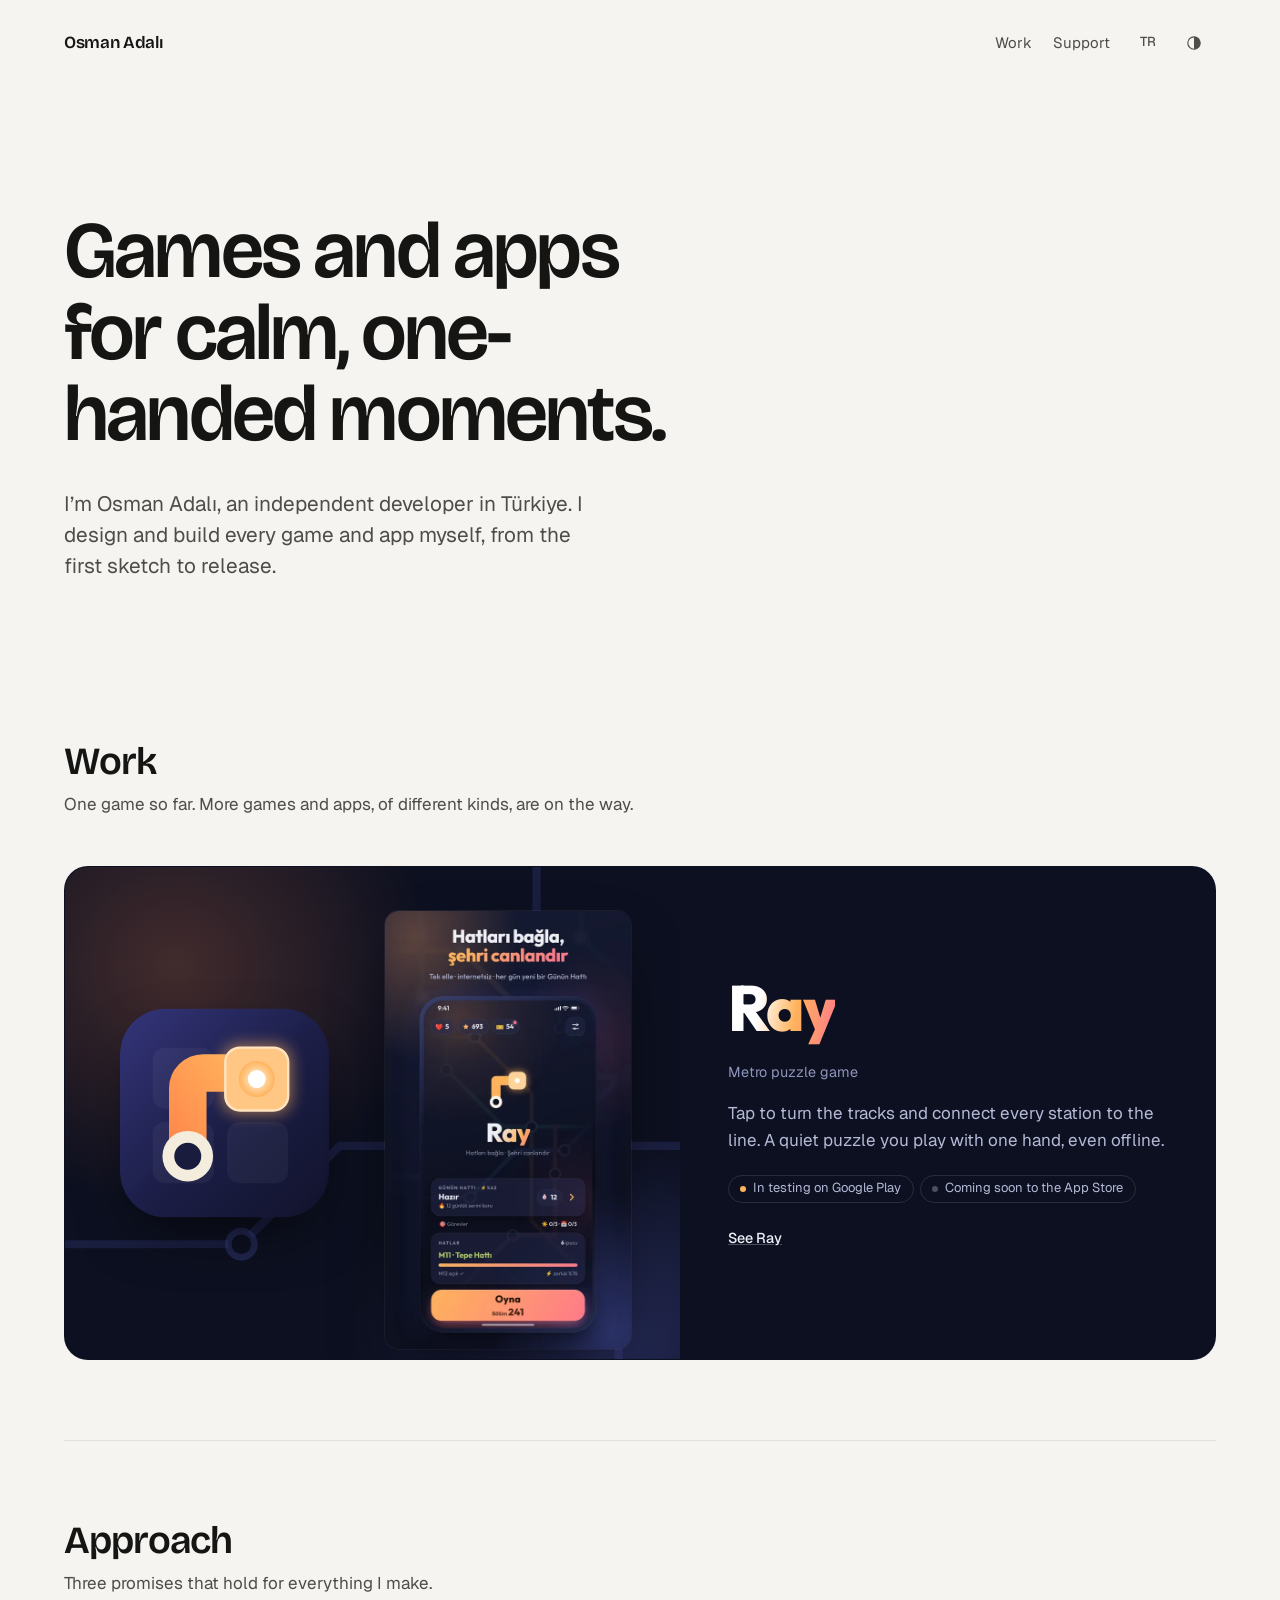
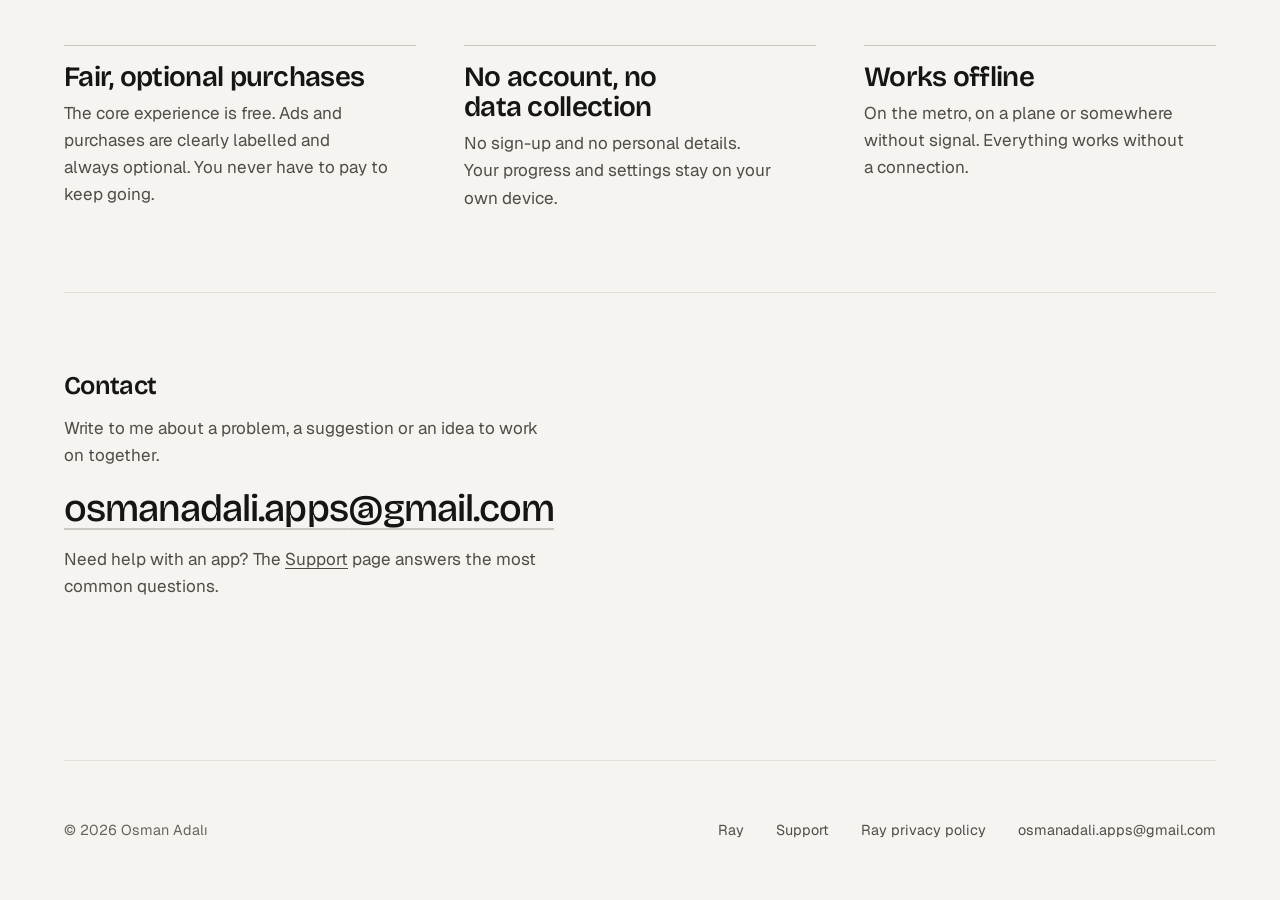
<file: index.html>
<!doctype html>
<html lang="tr">
<head>
  <meta charset="utf-8">
  <meta name="viewport" content="width=device-width, initial-scale=1, viewport-fit=cover">
  <title data-en="Osman Adalı · Games and apps">Osman Adalı · Oyunlar ve uygulamalar</title>
  <meta name="description" content="Osman Adalı, Türkiye’de bağımsız mobil oyun ve uygulama geliştiricisi. Tek elle, sakin anlar için oyunlar ve uygulamalar." data-attr="content" data-en="Osman Adalı is an independent mobile game and app developer in Türkiye. Games and apps for calm, one-handed moments.">
  <meta name="theme-color" content="#f5f4f1">
  <link rel="canonical" href="https://osmanadali.github.io/">
  <meta property="og:type" content="website">
  <meta property="og:site_name" content="Osman Adalı">
  <meta property="og:title" content="Osman Adalı · Oyunlar ve uygulamalar">
  <meta property="og:description" content="Tek elle, sakin anlar için oyunlar ve uygulamalar.">
  <meta property="og:url" content="https://osmanadali.github.io/">
  <meta property="og:image" content="https://osmanadali.github.io/assets/og.png">
  <meta property="og:image:width" content="1200">
  <meta property="og:image:height" content="630">
  <meta property="og:image:alt" content="Osman Adalı">
  <meta property="og:locale" content="tr_TR">
  <meta name="twitter:card" content="summary_large_image">
  <link rel="icon" href="favicon.svg" type="image/svg+xml">
  <link rel="icon" href="favicon-32.png" sizes="32x32" type="image/png">
  <link rel="apple-touch-icon" href="apple-touch-icon.png">
  <script>(function(d){var t,l;try{t=localStorage.getItem("oa-theme");l=localStorage.getItem("oa-lang")}catch(e){}if(t==="light"||t==="dark")d.setAttribute("data-theme",t);if(l!=="tr"&&l!=="en"){var n=(navigator.languages&&navigator.languages[0])||navigator.language||"";l=/^tr\b/i.test(n)?"tr":"en"}d.lang=l;if(l==="en")d.classList.add("i18n-wait");try{if(!sessionStorage.getItem("oa-intro")&&!matchMedia("(prefers-reduced-motion: reduce)").matches)d.classList.add("intro")}catch(e){}})(document.documentElement)</script>
  <link rel="preconnect" href="https://fonts.googleapis.com">
  <link rel="preconnect" href="https://fonts.gstatic.com" crossorigin>
  <link rel="stylesheet" href="https://fonts.googleapis.com/css2?family=Bricolage+Grotesque:opsz,wght@12..96,500..600&amp;family=Geist:wght@400..600&amp;family=Outfit:wght@600;800&amp;display=swap">
  <link rel="stylesheet" href="assets/site.css">
  <link rel="expect" href="#page-end" blocking="render">
</head>
<body>
  <a class="skip" href="#main" data-en="Skip to content">İçeriğe geç</a>

  <header class="site-header wrap">
    <a class="brand" href="./" aria-current="page">Osman Adalı</a>
    <div class="header-tools">
      <nav class="nav" aria-label="Ana menü" data-attr="aria-label" data-en="Main menu">
        <a href="#isler" data-en="Work">İşler</a>
        <a href="destek.html" data-en="Support">Destek</a>
      </nav>
      <button class="tool" type="button" data-lang-toggle lang="en" aria-label="Switch to English">EN</button>
      <button class="tool" type="button" data-theme-toggle aria-label="Temayı değiştir">
        <svg viewBox="0 0 24 24" aria-hidden="true"><circle cx="12" cy="12" r="8.25" fill="none" stroke="currentColor" stroke-width="1.5"/><path d="M12 3.75a8.25 8.25 0 0 1 0 16.5z" fill="currentColor"/></svg>
      </button>
    </div>
  </header>

  <main id="main">
    <section class="hero wrap" aria-labelledby="hero-title">
      <h1 id="hero-title" class="hero-title" data-en="Games and apps for calm, one-handed moments.">Tek elle, sakin anlar için oyunlar ve uygulamalar.</h1>
      <p class="hero-lede" data-en="I’m Osman Adalı, an independent developer in Türkiye. I design and build every game and app myself, from the first sketch to release.">Ben Osman Adalı, Türkiye’de bağımsız bir geliştiriciyim. Her oyunu ve uygulamayı ilk taslaktan yayına kadar kendim tasarlıyor ve kodluyorum.</p>
    </section>

    <section id="isler" class="section wrap reveal" aria-labelledby="work-title">
      <div class="section-head">
        <h2 id="work-title" data-en="Work">İşler</h2>
        <p data-en="One game so far. More games and apps, of different kinds, are on the way.">Şimdilik bir oyun var. Farklı türde oyunlar ve uygulamalar yolda.</p>
      </div>

      <div class="work-grid">
        <!--
          YENİ ÜRÜN EKLEMEK
          1. Aşağıdaki <article class="work-card"> … </article> bloğunu olduğu gibi kopyalayıp hemen altına yapıştırın.
          2. Başlığı, açıklamayı, etiketleri ve bağlantıyı (ör. "uygulama-adi/") değiştirin. İngilizce metin data-en içinde.
          3. Görsel alanı (<div class="stage">) kendi görselinizle değiştirin.
          4. Sayfa geçişi için view-transition-name değerlerini ürüne özel yapın (ör. "notlar-stage", "notlar-title")
             ve ürün sayfasında aynı adları sahneye ve h1'e verin. Her ad sayfada bir kez kullanılmalı.
          5. Ürünün kendi renkleri için kartın "is-ray" sınıfı gibi bir sınıf ekleyip site.css'te renk değişkenlerini tanımlayın.
          İki veya daha fazla kart olduğunda ızgara kendiliğinden iki kolona geçer.
        -->
        <article class="work-card is-ray">
          <div class="stage" style="view-transition-name: ray-stage">
            <svg class="stage-lines" viewBox="0 0 400 300" preserveAspectRatio="xMidYMid slice" aria-hidden="true">
              <g fill="none" stroke="#6d7bff" stroke-opacity=".28" stroke-width="5" stroke-linecap="round" stroke-linejoin="round">
                <path d="M-10 230H120l60-60h240"/><path d="M300 -10v110l50 50v170"/>
              </g>
              <g fill="#0d1020" stroke="#6d7bff" stroke-opacity=".4" stroke-width="4"><circle cx="120" cy="230" r="8"/><circle cx="300" cy="100" r="8"/></g>
            </svg>
            <img class="stage-icon" src="ray/img/icon.svg" width="512" height="512" alt="">
            <picture class="stage-shot">
              <source srcset="ray/img/02.webp" type="image/webp">
              <img src="ray/img/02.png" width="540" height="960" alt="Ray ana ekranı: Günün Hattı ve Oyna düğmesi" data-attr="alt" data-en="Ray home screen: the Daily Line and the Play button">
            </picture>
          </div>
          <div class="work-body">
            <h3 class="work-title ray-word" style="view-transition-name: ray-title"><a href="ray/">Ray</a></h3>
            <p class="work-kind" data-en="Metro puzzle game">Metro bulmaca oyunu</p>
            <p class="work-desc" data-en="Tap to turn the tracks and connect every station to the line. A quiet puzzle you play with one hand, even offline.">Rayları döndür, bütün durakları hatta bağla. Tek elle ve internetsiz oynanan sakin bir bulmaca.</p>
            <ul class="tags">
              <li class="tag is-live" data-en="In testing on Google Play">Google Play’de test aşamasında</li>
              <li class="tag" data-en="Coming soon to the App Store">Yakında App Store’da</li>
            </ul>
            <span class="work-more" aria-hidden="true" data-en="See Ray">Ray’i incele</span>
          </div>
        </article>
      </div>
    </section>

    <section id="yaklasim" class="section wrap reveal" aria-labelledby="approach-title">
      <div class="section-head">
        <h2 id="approach-title" data-en="Approach">Yaklaşım</h2>
        <p data-en="Three promises that hold for everything I make.">Yaptığım her üründe geçerli üç söz.</p>
      </div>
      <ul class="principles">
        <li>
          <h3 data-en="Fair, optional purchases">Dürüst ve isteğe bağlı</h3>
          <p data-en="The core experience is free. Ads and purchases are clearly labelled and always optional. You never have to pay to keep going.">Temel deneyim ücretsizdir. Reklam ve satın alma açıkça gösterilir, hepsi isteğe bağlıdır. İlerlemek için para gerekmez.</p>
        </li>
        <li>
          <h3 data-en="No account, no data collection">Hesap yok, veri toplanmaz</h3>
          <p data-en="No sign-up and no personal details. Your progress and settings stay on your own device.">Kayıt olman gerekmez, kişisel bilgi istenmez. İlerlemen ve ayarların kendi cihazında kalır.</p>
        </li>
        <li>
          <h3 data-en="Works offline">İnternetsiz çalışır</h3>
          <p data-en="On the metro, on a plane or somewhere without signal. Everything works without a connection.">Metroda, uçakta ya da çekmeyen bir köşede. Her şey bağlantı olmadan da çalışır.</p>
        </li>
      </ul>
    </section>

    <section id="iletisim" class="section wrap reveal" aria-labelledby="contact-title">
      <div class="contact">
        <h2 id="contact-title" class="section-title" data-en="Contact">İletişim</h2>
        <p data-en="Write to me about a problem, a suggestion or an idea to work on together.">Bir sorun, öneri ya da birlikte çalışma fikri için bana yaz.</p>
        <a class="mail" href="mailto:osmanadali.apps@gmail.com">osmanadali.apps<wbr>@gmail.com</a>
        <p data-html data-en="Need help with an app? The <a href=&quot;destek.html&quot;>Support</a> page answers the most common questions.">Bir uygulamayla ilgili yardım mı lazım? Sık sorulanların yanıtları <a href="destek.html">Destek</a> sayfasında.</p>
      </div>
    </section>
  </main>

  <footer class="site-footer wrap">
    <span>© 2026 Osman Adalı</span>
    <nav aria-label="Alt menü" data-attr="aria-label" data-en="Footer menu">
      <a href="ray/">Ray</a>
      <a href="destek.html" data-en="Support">Destek</a>
      <a href="https://osmanadali.github.io/mobil-oyun/gizlilik.html" data-en="Ray privacy policy">Ray gizlilik politikası</a>
      <a href="mailto:osmanadali.apps@gmail.com">osmanadali.apps@gmail.com</a>
    </nav>
  </footer>
  <script src="assets/site.js"></script>
  <i id="page-end" hidden></i>
</body>
</html>
</file>
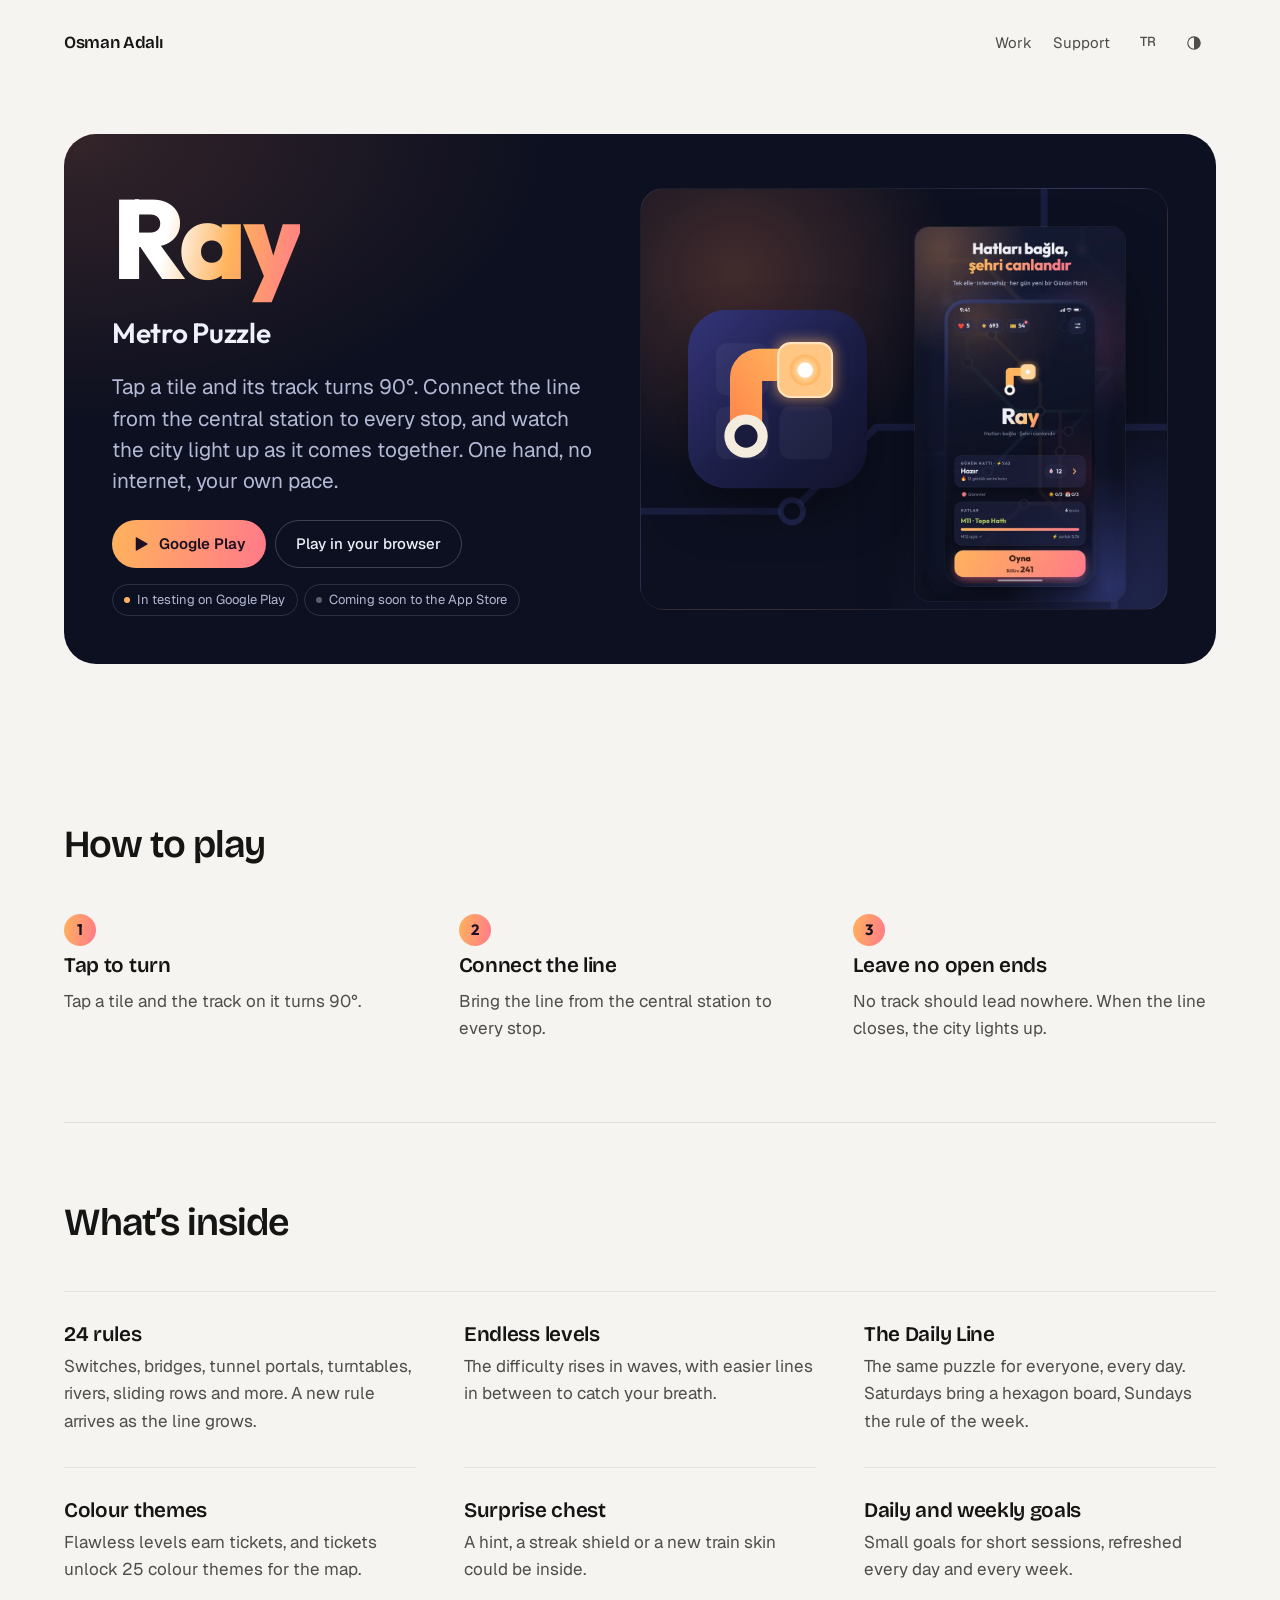
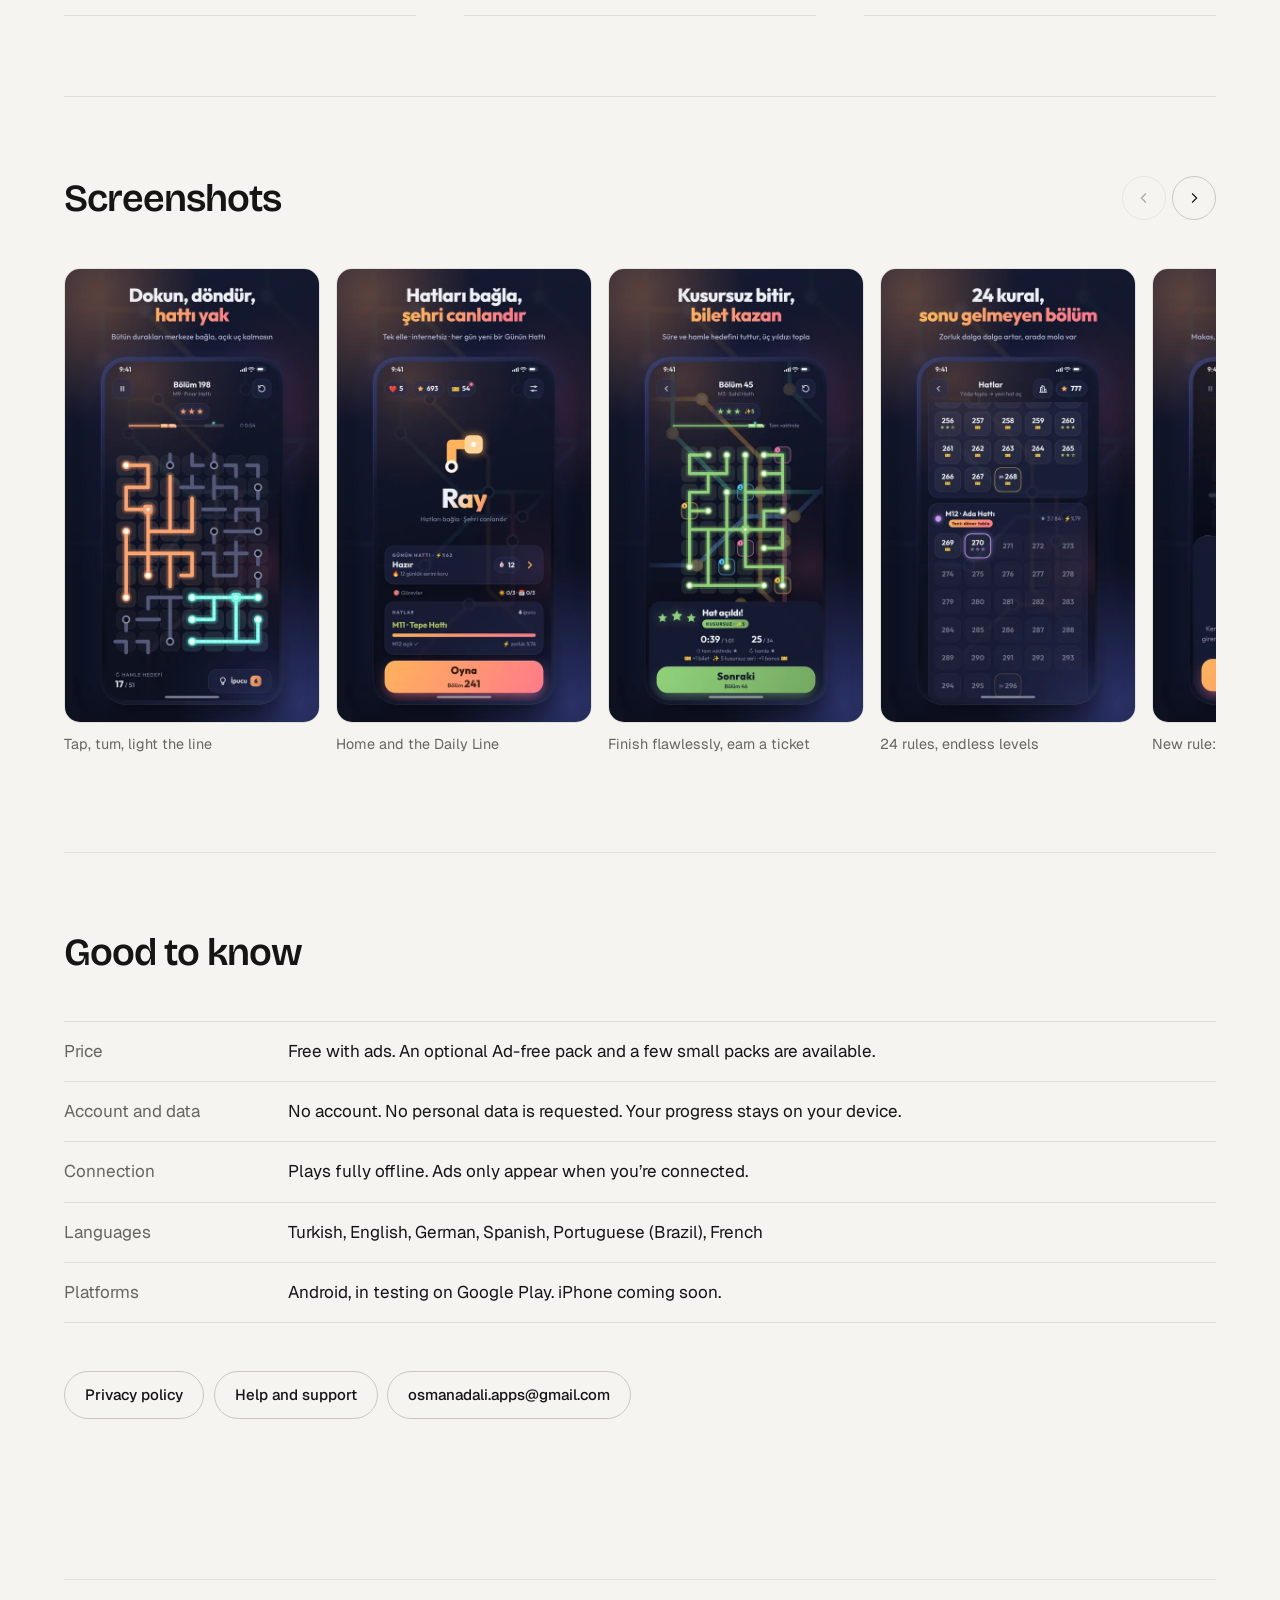
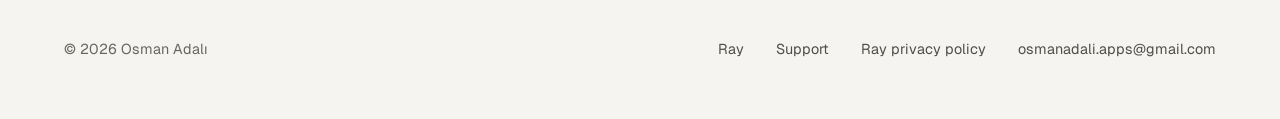
<file: ray/index.html>
<!doctype html>
<html lang="tr">
<head>
  <meta charset="utf-8">
  <meta name="viewport" content="width=device-width, initial-scale=1, viewport-fit=cover">
  <title data-en="Ray: Metro Puzzle · Osman Adalı">Ray: Metro Bulmaca · Osman Adalı</title>
  <meta name="description" content="Rayları döndür, bütün durakları bağla, şehri aydınlat. Tek elle ve internetsiz oynanan sakin metro bulmacası Ray; 24 kural, sonu gelmeyen bölümler ve her gün yeni bir Günün Hattı." data-attr="content" data-en="Turn the tracks, connect every station and light up the city. Ray is a calm metro puzzle you play one-handed and offline, with 24 rules, endless levels and a new Daily Line every day.">
  <meta name="theme-color" content="#0d1020">
  <link rel="canonical" href="https://osmanadali.github.io/ray/">
  <meta property="og:type" content="website">
  <meta property="og:site_name" content="Osman Adalı">
  <meta property="og:title" content="Ray: Metro Bulmaca">
  <meta property="og:description" content="Rayları döndür, bütün durakları bağla, şehri aydınlat. Tek elle ve internetsiz oynanan sakin bir metro bulmacası.">
  <meta property="og:url" content="https://osmanadali.github.io/ray/">
  <meta property="og:image" content="https://osmanadali.github.io/ray/img/og.png">
  <meta property="og:image:width" content="1200">
  <meta property="og:image:height" content="630">
  <meta property="og:image:alt" content="Ray: Metro Bulmaca">
  <meta property="og:locale" content="tr_TR">
  <meta name="twitter:card" content="summary_large_image">
  <link rel="icon" href="../favicon.svg" type="image/svg+xml">
  <link rel="icon" href="../favicon-32.png" sizes="32x32" type="image/png">
  <link rel="apple-touch-icon" href="../apple-touch-icon.png">
  <script>(function(d){var t,l;try{t=localStorage.getItem("oa-theme");l=localStorage.getItem("oa-lang")}catch(e){}if(t==="light"||t==="dark")d.setAttribute("data-theme",t);if(l!=="tr"&&l!=="en"){var n=(navigator.languages&&navigator.languages[0])||navigator.language||"";l=/^tr\b/i.test(n)?"tr":"en"}d.lang=l;if(l==="en")d.classList.add("i18n-wait")})(document.documentElement)</script>
  <link rel="preconnect" href="https://fonts.googleapis.com">
  <link rel="preconnect" href="https://fonts.gstatic.com" crossorigin>
  <link rel="stylesheet" href="https://fonts.googleapis.com/css2?family=Bricolage+Grotesque:opsz,wght@12..96,500..600&amp;family=Geist:wght@400..600&amp;family=Outfit:wght@600;800&amp;display=swap">
  <link rel="stylesheet" href="../assets/site.css">
  <link rel="expect" href="#page-end" blocking="render">
</head>
<body>
  <a class="skip" href="#main" data-en="Skip to content">İçeriğe geç</a>

  <header class="site-header wrap">
    <a class="brand" href="../">Osman Adalı</a>
    <div class="header-tools">
      <nav class="nav" aria-label="Ana menü" data-attr="aria-label" data-en="Main menu">
        <a href="../#isler" data-en="Work">İşler</a>
        <a href="../destek.html" data-en="Support">Destek</a>
      </nav>
      <button class="tool" type="button" data-lang-toggle lang="en" aria-label="Switch to English">EN</button>
      <button class="tool" type="button" data-theme-toggle aria-label="Temayı değiştir">
        <svg viewBox="0 0 24 24" aria-hidden="true"><circle cx="12" cy="12" r="8.25" fill="none" stroke="currentColor" stroke-width="1.5"/><path d="M12 3.75a8.25 8.25 0 0 1 0 16.5z" fill="currentColor"/></svg>
      </button>
    </div>
  </header>

  <main id="main">
    <section class="product-hero wrap" aria-labelledby="ray-title">
      <div class="ray-panel">
        <div class="ray-copy">
          <h1 id="ray-title" class="ray-word" style="view-transition-name: ray-title">Ray</h1>
          <p class="ray-sub" data-en="Metro Puzzle">Metro Bulmaca</p>
          <p class="ray-intro" data-en="Tap a tile and its track turns 90°. Connect the line from the central station to every stop, and watch the city light up as it comes together. One hand, no internet, your own pace.">Karoya dokun, ray 90° dönsün. Merkez istasyondan çıkan hattı bütün duraklara bağla; hat bağlandıkça şehir ışıl ışıl yanar. Tek elle, internetsiz, kendi hızında.</p>
          <div class="store-row">
            <a class="btn btn-ray" href="https://play.google.com/store/apps/details?id=com.osmanadali.ray">
              <svg viewBox="0 0 24 24" aria-hidden="true"><path d="M5 3.6v16.8c0 .5.5.8.9.6l14.6-8.4a.7.7 0 0 0 0-1.2L5.9 3c-.4-.2-.9.1-.9.6z" fill="currentColor"/></svg>
              Google Play
            </a>
            <a class="btn btn-ray-ghost" href="https://osmanadali.github.io/mobil-oyun/" data-en="Play in your browser">Tarayıcıda oyna</a>
          </div>
          <ul class="store-notes">
            <li data-en="In testing on Google Play">Google Play’de test aşamasında</li>
            <li class="is-soon" data-en="Coming soon to the App Store">Yakında App Store’da</li>
          </ul>
        </div>

        <div class="stage" style="view-transition-name: ray-stage">
          <svg class="stage-lines" viewBox="0 0 400 300" preserveAspectRatio="xMidYMid slice" aria-hidden="true">
            <g fill="none" stroke="#6d7bff" stroke-opacity=".28" stroke-width="5" stroke-linecap="round" stroke-linejoin="round">
              <path d="M-10 230H120l60-60h240"/><path d="M300 -10v110l50 50v170"/>
            </g>
            <g fill="#0d1020" stroke="#6d7bff" stroke-opacity=".4" stroke-width="4"><circle cx="120" cy="230" r="8"/><circle cx="300" cy="100" r="8"/></g>
          </svg>
          <img class="stage-icon" src="img/icon.svg" width="512" height="512" alt="Ray uygulama simgesi" data-attr="alt" data-en="Ray app icon">
          <picture class="stage-shot">
            <source srcset="img/02.webp" type="image/webp">
            <img src="img/02.png" width="540" height="960" alt="Ray ana ekranı: Günün Hattı ve Oyna düğmesi" data-attr="alt" data-en="Ray home screen: the Daily Line and the Play button">
          </picture>
        </div>
      </div>
    </section>

    <section class="section wrap reveal" aria-labelledby="how-title">
      <div class="section-head">
        <h2 id="how-title" data-en="How to play">Nasıl oynanır</h2>
      </div>
      <ol class="steps">
        <li>
          <h3 data-en="Tap to turn">Dokun, döndür</h3>
          <p data-en="Tap a tile and the track on it turns 90°.">Bir karoya dokun; üzerindeki ray 90° döner.</p>
        </li>
        <li>
          <h3 data-en="Connect the line">Hattı bağla</h3>
          <p data-en="Bring the line from the central station to every stop.">Merkez istasyondan çıkan hattı bütün duraklara ulaştır.</p>
        </li>
        <li>
          <h3 data-en="Leave no open ends">Açık uç bırakma</h3>
          <p data-en="No track should lead nowhere. When the line closes, the city lights up.">Hiçbir ray boşa çıkmasın. Hat kapandığında şehir ışıl ışıl yanar.</p>
        </li>
      </ol>
    </section>

    <section class="section wrap reveal" aria-labelledby="features-title">
      <div class="section-head">
        <h2 id="features-title" data-en="What’s inside">İçinde neler var</h2>
      </div>
      <ul class="features">
        <li>
          <h3 data-en="24 rules">24 kural</h3>
          <p data-en="Switches, bridges, tunnel portals, turntables, rivers, sliding rows and more. A new rule arrives as the line grows.">Makas, köprü, tünel ağzı, döner tabla, nehir, kayan sıra ve dahası. Hat ilerledikçe yeni bir kural açılır.</p>
        </li>
        <li>
          <h3 data-en="Endless levels">Sonu gelmeyen bölümler</h3>
          <p data-en="The difficulty rises in waves, with easier lines in between to catch your breath.">Zorluk dalga dalga artar, arada nefes aldıran kolay hatlar gelir.</p>
        </li>
        <li>
          <h3 data-en="The Daily Line">Günün Hattı</h3>
          <p data-en="The same puzzle for everyone, every day. Saturdays bring a hexagon board, Sundays the rule of the week.">Her gün herkes için aynı bulmaca. Cumartesi altıgen tahta, pazar haftanın kuralı.</p>
        </li>
        <li>
          <h3 data-en="Colour themes">Renk temaları</h3>
          <p data-en="Flawless levels earn tickets, and tickets unlock 25 colour themes for the map.">Kusursuz bitirdiğin bölümler bilet kazandırır; biletlerle 25 renk teması açılır.</p>
        </li>
        <li>
          <h3 data-en="Surprise chest">Sürpriz sandık</h3>
          <p data-en="A hint, a streak shield or a new train skin could be inside.">İçinden ipucu, seri kalkanı ya da yeni bir tren kaplaması çıkabilir.</p>
        </li>
        <li>
          <h3 data-en="Daily and weekly goals">Günlük ve haftalık görevler</h3>
          <p data-en="Small goals for short sessions, refreshed every day and every week.">Kısa oturumlar için küçük hedefler; her gün ve her hafta yenilenir.</p>
        </li>
      </ul>
    </section>

    <section class="section wrap reveal" aria-labelledby="screens-title">
      <div class="section-head shots-head">
        <h2 id="screens-title" data-en="Screenshots">Ekran görüntüleri</h2>
        <div class="shots-nav">
          <button type="button" data-shots-prev aria-label="Önceki ekranlar" data-attr="aria-label" data-en="Previous screenshots">
            <svg viewBox="0 0 24 24" aria-hidden="true"><path d="M14.5 6 8.5 12l6 6" fill="none" stroke="currentColor" stroke-width="1.6"/></svg>
          </button>
          <button type="button" data-shots-next aria-label="Sonraki ekranlar" data-attr="aria-label" data-en="Next screenshots">
            <svg viewBox="0 0 24 24" aria-hidden="true"><path d="m9.5 6 6 6-6 6" fill="none" stroke="currentColor" stroke-width="1.6"/></svg>
          </button>
        </div>
      </div>
      <ul class="shots" data-shots tabindex="0" aria-label="Ray ekran görüntüleri, yatay kaydırılabilir" data-attr="aria-label" data-en="Ray screenshots, scrolls sideways">
        <li><figure>
          <picture><source srcset="img/01.webp" type="image/webp"><img src="img/01.png" width="540" height="960" loading="lazy" alt="Bölüm 198: turuncu hat merkezden duraklara bağlanıyor" data-attr="alt" data-en="Level 198: the orange line connects the centre to the stops"></picture>
          <figcaption data-en="Tap, turn, light the line">Dokun, döndür, hattı yak</figcaption>
        </figure></li>
        <li><figure>
          <picture><source srcset="img/02.webp" type="image/webp"><img src="img/02.png" width="540" height="960" loading="lazy" alt="Ana ekran: Günün Hattı, görevler ve Oyna düğmesi" data-attr="alt" data-en="Home screen: the Daily Line, goals and the Play button"></picture>
          <figcaption data-en="Home and the Daily Line">Ana ekran ve Günün Hattı</figcaption>
        </figure></li>
        <li><figure>
          <picture><source srcset="img/03.webp" type="image/webp"><img src="img/03.png" width="540" height="960" loading="lazy" alt="Bölüm 45 kusursuz bitti: üç yıldız ve bilet ödülü" data-attr="alt" data-en="Level 45 finished flawlessly: three stars and a ticket reward"></picture>
          <figcaption data-en="Finish flawlessly, earn a ticket">Kusursuz bitir, bilet kazan</figcaption>
        </figure></li>
        <li><figure>
          <picture><source srcset="img/04.webp" type="image/webp"><img src="img/04.png" width="540" height="960" loading="lazy" alt="Hatlar ekranı: numaralı bölümlerin listesi" data-attr="alt" data-en="Lines screen: the list of numbered levels"></picture>
          <figcaption data-en="24 rules, endless levels">24 kural, sonu gelmeyen bölüm</figcaption>
        </figure></li>
        <li><figure>
          <picture><source srcset="img/05.webp" type="image/webp"><img src="img/05.png" width="540" height="960" loading="lazy" alt="Yeni kural tanıtımı: tünel ağzı" data-attr="alt" data-en="New rule introduction: the tunnel portal"></picture>
          <figcaption data-en="New rule: tunnel portal">Yeni kural: tünel ağzı</figcaption>
        </figure></li>
        <li><figure>
          <picture><source srcset="img/06.webp" type="image/webp"><img src="img/06.png" width="540" height="960" loading="lazy" alt="Renk temaları ekranı ve sürpriz sandık" data-attr="alt" data-en="Colour themes screen and the surprise chest"></picture>
          <figcaption data-en="25 colour themes">25 renk teması</figcaption>
        </figure></li>
        <li><figure>
          <picture><source srcset="img/07.webp" type="image/webp"><img src="img/07.png" width="540" height="960" loading="lazy" alt="Sürpriz sandıktan çıkan yeni tren kaplaması" data-attr="alt" data-en="A new train skin from the surprise chest"></picture>
          <figcaption data-en="Surprise chest, new trains">Sürpriz sandık, yeni trenler</figcaption>
        </figure></li>
      </ul>
    </section>

    <section class="section wrap reveal" aria-labelledby="facts-title">
      <div class="section-head">
        <h2 id="facts-title" data-en="Good to know">Bilinmesi gerekenler</h2>
      </div>
      <dl class="facts">
        <div>
          <dt data-en="Price">Fiyat</dt>
          <dd data-en="Free with ads. An optional Ad-free pack and a few small packs are available.">Ücretsiz, reklamlı. İsteğe bağlı Reklamsız paket ve birkaç küçük paket var.</dd>
        </div>
        <div>
          <dt data-en="Account and data">Hesap ve veri</dt>
          <dd data-en="No account. No personal data is requested. Your progress stays on your device.">Hesap yok. Kişisel veri istenmez. İlerlemen cihazında kalır.</dd>
        </div>
        <div>
          <dt data-en="Connection">Bağlantı</dt>
          <dd data-en="Plays fully offline. Ads only appear when you’re connected.">Tamamen internetsiz oynanır. Reklamlar yalnız internet varken çıkar.</dd>
        </div>
        <div>
          <dt data-en="Languages">Diller</dt>
          <dd data-en="Turkish, English, German, Spanish, Portuguese (Brazil), French">Türkçe, İngilizce, Almanca, İspanyolca, Portekizce (Brezilya), Fransızca</dd>
        </div>
        <div>
          <dt data-en="Platforms">Platformlar</dt>
          <dd data-en="Android, in testing on Google Play. iPhone coming soon.">Android, Google Play’de test aşamasında. iPhone yakında.</dd>
        </div>
      </dl>
      <div class="link-row">
        <a class="btn btn-line" href="https://osmanadali.github.io/mobil-oyun/gizlilik.html" data-en="Privacy policy">Gizlilik politikası</a>
        <a class="btn btn-line" href="../destek.html#ray" data-en="Help and support">Yardım ve destek</a>
        <a class="btn btn-line" href="mailto:osmanadali.apps@gmail.com">osmanadali.apps@gmail.com</a>
      </div>
    </section>
  </main>

  <footer class="site-footer wrap">
    <span>© 2026 Osman Adalı</span>
    <nav aria-label="Alt menü" data-attr="aria-label" data-en="Footer menu">
      <a href="./" aria-current="page">Ray</a>
      <a href="../destek.html" data-en="Support">Destek</a>
      <a href="https://osmanadali.github.io/mobil-oyun/gizlilik.html" data-en="Ray privacy policy">Ray gizlilik politikası</a>
      <a href="mailto:osmanadali.apps@gmail.com">osmanadali.apps@gmail.com</a>
    </nav>
  </footer>
  <script src="../assets/site.js"></script>
  <i id="page-end" hidden></i>
</body>
</html>
</file>
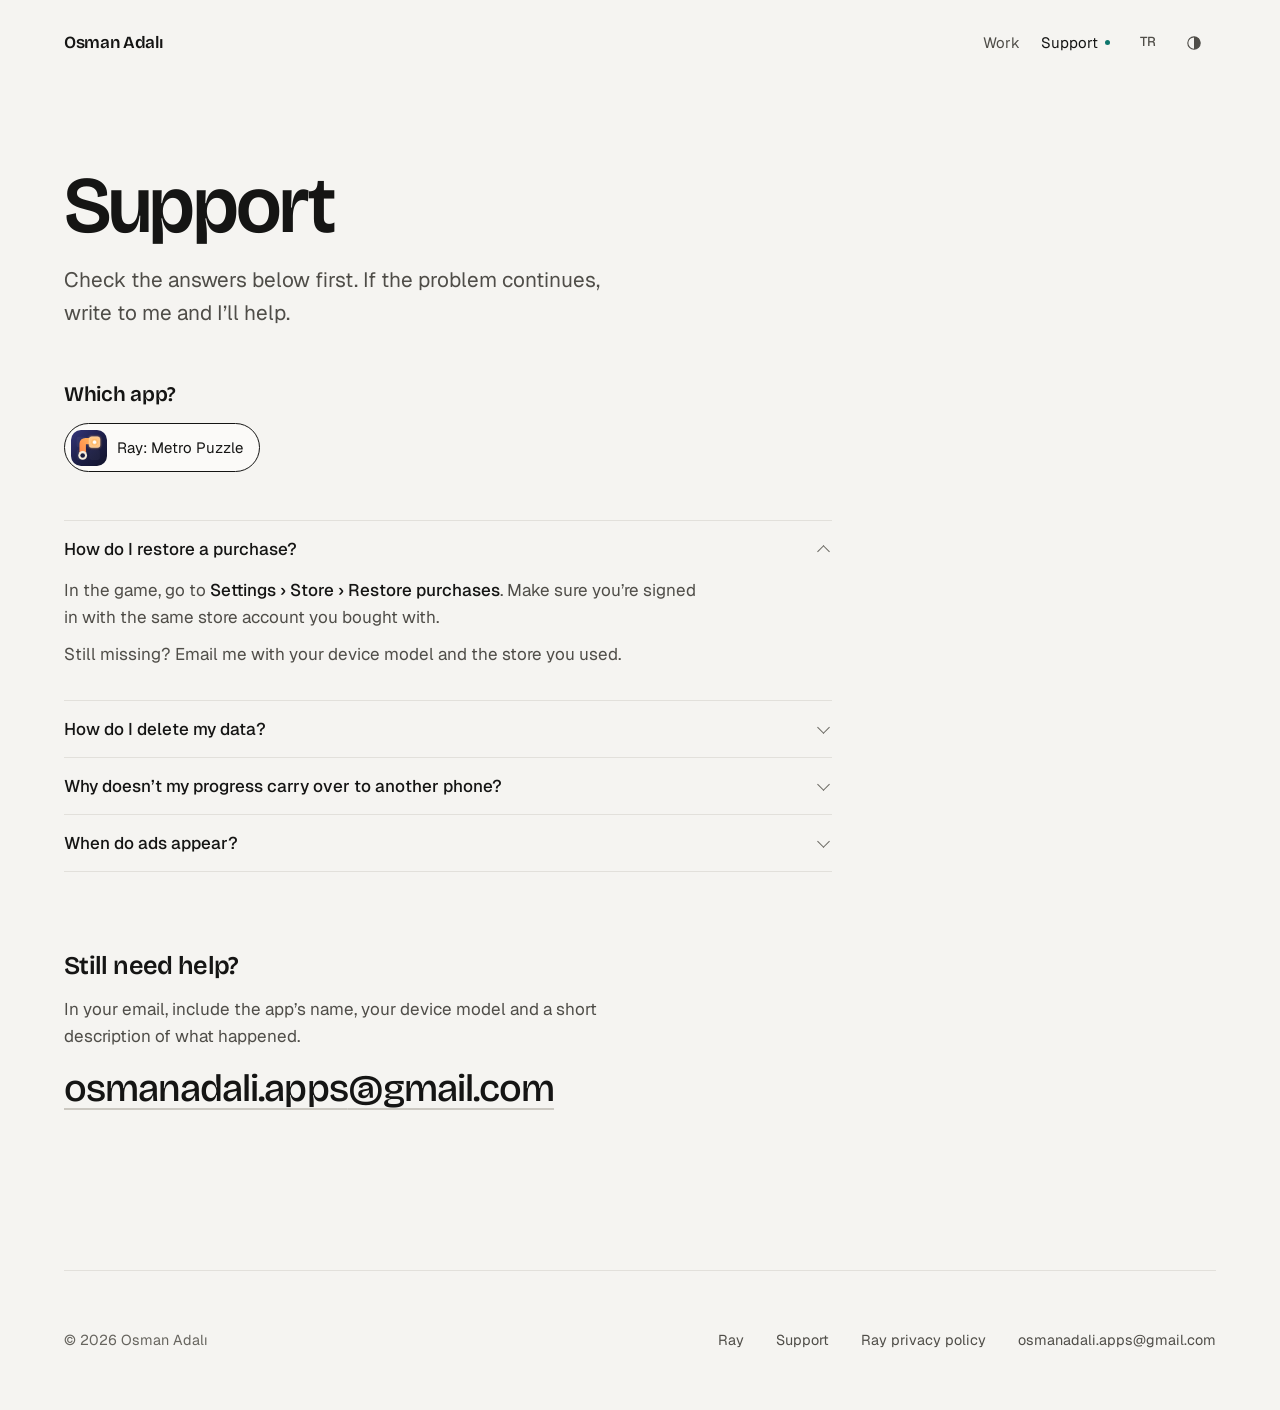
<file: destek.html>
<!doctype html>
<html lang="tr">
<head>
  <meta charset="utf-8">
  <meta name="viewport" content="width=device-width, initial-scale=1, viewport-fit=cover">
  <title data-en="Support · Osman Adalı">Destek · Osman Adalı</title>
  <meta name="description" content="Osman Adalı’nın oyun ve uygulamaları için destek: satın alımı geri yükleme, veri silme, ilerlemeyi taşıma ve reklamlarla ilgili sorular." data-attr="content" data-en="Support for Osman Adalı’s games and apps: restoring purchases, deleting data, moving progress and questions about ads.">
  <meta name="theme-color" content="#f5f4f1">
  <link rel="canonical" href="https://osmanadali.github.io/destek.html">
  <meta property="og:type" content="website">
  <meta property="og:site_name" content="Osman Adalı">
  <meta property="og:title" content="Destek · Osman Adalı">
  <meta property="og:description" content="Satın alımı geri yükleme, veri silme, ilerlemeyi taşıma ve reklamlarla ilgili sorular.">
  <meta property="og:url" content="https://osmanadali.github.io/destek.html">
  <meta property="og:image" content="https://osmanadali.github.io/assets/og.png">
  <meta property="og:image:width" content="1200">
  <meta property="og:image:height" content="630">
  <meta property="og:image:alt" content="Osman Adalı">
  <meta property="og:locale" content="tr_TR">
  <meta name="twitter:card" content="summary_large_image">
  <link rel="icon" href="favicon.svg" type="image/svg+xml">
  <link rel="icon" href="favicon-32.png" sizes="32x32" type="image/png">
  <link rel="apple-touch-icon" href="apple-touch-icon.png">
  <script>(function(d){var t,l;try{t=localStorage.getItem("oa-theme");l=localStorage.getItem("oa-lang")}catch(e){}if(t==="light"||t==="dark")d.setAttribute("data-theme",t);if(l!=="tr"&&l!=="en"){var n=(navigator.languages&&navigator.languages[0])||navigator.language||"";l=/^tr\b/i.test(n)?"tr":"en"}d.lang=l;if(l==="en")d.classList.add("i18n-wait")})(document.documentElement)</script>
  <link rel="preconnect" href="https://fonts.googleapis.com">
  <link rel="preconnect" href="https://fonts.gstatic.com" crossorigin>
  <link rel="stylesheet" href="https://fonts.googleapis.com/css2?family=Bricolage+Grotesque:opsz,wght@12..96,500..600&amp;family=Geist:wght@400..600&amp;display=swap">
  <link rel="stylesheet" href="assets/site.css">
  <link rel="expect" href="#page-end" blocking="render">
</head>
<body>
  <a class="skip" href="#main" data-en="Skip to content">İçeriğe geç</a>

  <header class="site-header wrap">
    <a class="brand" href="./">Osman Adalı</a>
    <div class="header-tools">
      <nav class="nav" aria-label="Ana menü" data-attr="aria-label" data-en="Main menu">
        <a href="./#isler" data-en="Work">İşler</a>
        <a href="destek.html" aria-current="page" data-en="Support">Destek</a>
      </nav>
      <button class="tool" type="button" data-lang-toggle lang="en" aria-label="Switch to English">EN</button>
      <button class="tool" type="button" data-theme-toggle aria-label="Temayı değiştir">
        <svg viewBox="0 0 24 24" aria-hidden="true"><circle cx="12" cy="12" r="8.25" fill="none" stroke="currentColor" stroke-width="1.5"/><path d="M12 3.75a8.25 8.25 0 0 1 0 16.5z" fill="currentColor"/></svg>
      </button>
    </div>
  </header>

  <main id="main" class="wrap">
    <div class="page-head">
      <h1 data-en="Support">Destek</h1>
      <p data-en="Check the answers below first. If the problem continues, write to me and I’ll help.">Önce aşağıdaki yanıtlara bak. Sorun sürerse bana yaz, yardımcı olayım.</p>
    </div>

    <fieldset class="app-picker">
      <legend data-en="Which app?">Hangi uygulama?</legend>
      <div class="app-options">
        <!-- Yeni uygulama: bir düğme daha ekleyin (data-app-option="kisa-ad") ve aşağıya aynı adla bir SSS grubu (data-app-faq="kisa-ad") ekleyin. -->
        <button class="app-option" type="button" data-app-option="ray" aria-pressed="true" aria-controls="ray">
          <img src="ray/img/icon.svg" width="36" height="36" alt="">
          <span data-en="Ray: Metro Puzzle">Ray: Metro Bulmaca</span>
        </button>
      </div>
    </fieldset>

    <section id="ray" class="faq" data-app-faq="ray" aria-labelledby="faq-ray-title">
      <h2 id="faq-ray-title" class="visually-hidden" data-en="Ray: frequently asked questions">Ray: sık sorulan sorular</h2>
      <details open>
        <summary data-en="How do I restore a purchase?">Satın alımımı nasıl geri yüklerim?</summary>
        <div class="answer">
          <p data-html data-en="In the game, go to <span class=&quot;path&quot;>Settings › Store › Restore purchases</span>. Make sure you’re signed in with the same store account you bought with.">Oyunda <span class="path">Ayarlar › Mağaza › Satın alımları geri yükle</span> yolunu izle. Satın alırken kullandığın mağaza hesabıyla giriş yaptığından emin ol.</p>
          <p data-en="Still missing? Email me with your device model and the store you used.">Hâlâ görünmüyorsa cihaz modelini ve kullandığın mağazayı yazarak bana ulaş.</p>
        </div>
      </details>
      <details>
        <summary data-en="How do I delete my data?">Verilerimi nasıl silerim?</summary>
        <div class="answer">
          <p data-html data-en="In the game, go to <span class=&quot;path&quot;>Settings › Privacy › Delete my data</span>.">Oyunda <span class="path">Ayarlar › Gizlilik › Verilerimi sil</span> yolunu izle.</p>
          <p data-html data-en="The <a href=&quot;https://osmanadali.github.io/mobil-oyun/gizlilik.html&quot;>privacy policy</a> explains what is stored and where.">Neyin nerede saklandığı <a href="https://osmanadali.github.io/mobil-oyun/gizlilik.html">gizlilik politikasında</a> anlatılıyor.</p>
        </div>
      </details>
      <details>
        <summary data-en="Why doesn’t my progress carry over to another phone?">İlerlemem neden başka telefona geçmiyor?</summary>
        <div class="answer">
          <p data-en="Ray has no accounts, so your progress is stored only on your device and doesn’t sync on its own.">Ray’de hesap yok; bu yüzden ilerlemen yalnız cihazında saklanır ve kendiliğinden eşitlenmez.</p>
          <p data-html data-en="To move it, open <span class=&quot;path&quot;>Settings › Move progress</span> to get a code, and use that code on your new phone.">Taşımak için <span class="path">Ayarlar › İlerlemeyi taşı</span> bölümünden bir kod al ve bu kodu yeni telefonunda kullan.</p>
        </div>
      </details>
      <details>
        <summary data-en="When do ads appear?">Reklamlar ne zaman çıkıyor?</summary>
        <div class="answer">
          <p data-en="Ads only appear when you’re connected to the internet. Offline, you won’t see any.">Reklamlar yalnız internet bağlantısı varken çıkar. İnternetsiz oynarken reklam görmezsin.</p>
          <p data-en="The optional Ad-free pack removes the ads between levels.">İsteğe bağlı Reklamsız paket, bölüm aralarındaki reklamları kaldırır.</p>
        </div>
      </details>
    </section>

    <section class="section reveal" aria-labelledby="write-title">
      <div class="contact">
        <h2 id="write-title" data-en="Still need help?">Hâlâ yardım lazım mı?</h2>
        <p data-en="In your email, include the app’s name, your device model and a short description of what happened.">E-postana uygulamanın adını, cihaz modelini ve ne olduğunu kısaca yaz.</p>
        <a class="mail" href="mailto:osmanadali.apps@gmail.com">osmanadali.apps<wbr>@gmail.com</a>
      </div>
    </section>
  </main>

  <footer class="site-footer wrap">
    <span>© 2026 Osman Adalı</span>
    <nav aria-label="Alt menü" data-attr="aria-label" data-en="Footer menu">
      <a href="ray/">Ray</a>
      <a href="destek.html" aria-current="page" data-en="Support">Destek</a>
      <a href="https://osmanadali.github.io/mobil-oyun/gizlilik.html" data-en="Ray privacy policy">Ray gizlilik politikası</a>
      <a href="mailto:osmanadali.apps@gmail.com">osmanadali.apps@gmail.com</a>
    </nav>
  </footer>
  <script src="assets/site.js"></script>
  <i id="page-end" hidden></i>
</body>
</html>
</file>
<file: assets/site.css>
/* Osman Adalı — stüdyo stilleri
   Düzen: sola hizalı tek kolon, geniş kenar boşluğu; ürünler kendi renklerini yalnız kendi alanında taşır.
   Akıcı ölçek: 360 px → 1280 px arası (Utopia yöntemi, clamp ile). */

:root {
  /* Renk — açık tema (varsayılan tanım) */
  --bg: #f5f4f1;
  --bg-raised: #fbfaf8;
  --line: #e2e0db;
  --line-strong: #cbc8c1;
  --fg: #151514;
  --fg-2: #4f4d48;
  --fg-3: #67655f;
  --accent: #0d766c;           /* stüdyonun tek vurgusu: turkuaz */
  --accent-soft: rgba(13, 118, 108, .12);
  --shadow: 0 1px 2px rgba(20, 18, 14, .05), 0 12px 32px -16px rgba(20, 18, 14, .18);

  /* Ray — yalnız Ray kartında ve sayfasında */
  --ray-bg: #0d1020;
  --ray-bg-2: #171b38;
  --ray-a: #ffb35c;
  --ray-b: #ff7a8a;
  --ray-c: #6d7bff;
  --ray-fg: #eef0fb;
  --ray-fg-2: #b4b9d6;
  --ray-grad: linear-gradient(100deg, var(--ray-a), var(--ray-b));

  /* Yazı */
  --font-display: "Bricolage Grotesque", "Avenir Next", "Segoe UI", system-ui, sans-serif;
  --font-body: "Geist", "Segoe UI", system-ui, -apple-system, sans-serif;
  --font-ray: "Outfit", "Avenir Next", system-ui, sans-serif;

  --step--1: clamp(.875rem, .865rem + .04vw, .9rem);
  --step-0: clamp(1rem, .976rem + .11vw, 1.0625rem);
  --step-1: clamp(1.15rem, 1.091rem + .26vw, 1.3rem);
  --step-2: clamp(1.35rem, 1.193rem + .7vw, 1.75rem);
  --step-3: clamp(1.6rem, 1.287rem + 1.39vw, 2.4rem);
  --step-4: clamp(1.9rem, 1.391rem + 2.26vw, 3.2rem);
  --step-5: clamp(2.375rem, 1.35rem + 4.57vw, 5rem);

  /* Boşluk */
  --sp-2xs: .25rem;
  --sp-xs: .5rem;
  --sp-s: 1rem;
  --sp-m: clamp(1.5rem, 1.3rem + .9vw, 2rem);
  --sp-l: clamp(2rem, 1.6rem + 1.8vw, 3rem);
  --sp-xl: clamp(3rem, 2.2rem + 3.5vw, 5rem);
  --sp-2xl: clamp(4.5rem, 3.2rem + 5.8vw, 8rem);

  --gutter: clamp(16px, 4vw, 48px);
  --max: 72rem;
  --radius-s: 10px;
  --radius-m: 16px;
  --radius-l: 24px;
  --ease: cubic-bezier(.2, .7, .1, 1);

  color-scheme: light;
}

@media (prefers-color-scheme: dark) {
  :root:not([data-theme="light"]) {
    --bg: #0b0b0c;
    --bg-raised: #131314;
    --line: #232325;
    --line-strong: #37373a;
    --fg: #f2f1ee;
    --fg-2: #b5b3ad;
    --fg-3: #8c8a84;
    --accent: #5fc9bc;
    --accent-soft: rgba(95, 201, 188, .14);
    --shadow: 0 1px 2px rgba(0, 0, 0, .4), 0 16px 40px -20px rgba(0, 0, 0, .8);
    color-scheme: dark;
  }
}
:root[data-theme="dark"] {
  --bg: #0b0b0c;
  --bg-raised: #131314;
  --line: #232325;
  --line-strong: #37373a;
  --fg: #f2f1ee;
  --fg-2: #b5b3ad;
  --fg-3: #8c8a84;
  --accent: #5fc9bc;
  --accent-soft: rgba(95, 201, 188, .14);
  --shadow: 0 1px 2px rgba(0, 0, 0, .4), 0 16px 40px -20px rgba(0, 0, 0, .8);
  color-scheme: dark;
}

/* ---------- Temel ---------- */
*, *::before, *::after { box-sizing: border-box; }
html { -webkit-text-size-adjust: 100%; text-size-adjust: 100%; }
body {
  margin: 0;
  background: var(--bg);
  color: var(--fg);
  font-family: var(--font-body);
  font-size: var(--step-0);
  line-height: 1.6;
  -webkit-font-smoothing: antialiased;
  -moz-osx-font-smoothing: grayscale;
  text-rendering: optimizeLegibility;
  min-height: 100vh;
  display: flex;
  flex-direction: column;
}
main { flex: 1; }
img, svg { display: block; max-width: 100%; }
img { height: auto; }
h1, h2, h3 {
  font-family: var(--font-display);
  font-weight: 600;
  line-height: 1.08;
  letter-spacing: -.025em;
  text-wrap: balance;
  margin: 0;
}
p { margin: 0; text-wrap: pretty; }
a { color: inherit; text-underline-offset: .2em; text-decoration-thickness: 1px; }
ul, ol { margin: 0; padding: 0; }
::selection { background: var(--accent-soft); color: var(--fg); }

:focus { outline: none; }
:focus-visible {
  outline: 2px solid var(--accent);
  outline-offset: 3px;
  border-radius: 6px;
}

.wrap {
  width: 100%;
  max-width: calc(var(--max) + 2 * var(--gutter));
  margin-inline: auto;
  padding-left: max(var(--gutter), env(safe-area-inset-left, 0px));
  padding-right: max(var(--gutter), env(safe-area-inset-right, 0px));
}

.skip {
  position: absolute;
  left: max(var(--gutter), env(safe-area-inset-left, 0px));
  top: .5rem;
  z-index: 50;
  padding: .75rem 1rem;
  background: var(--fg);
  color: var(--bg);
  border-radius: var(--radius-s);
  text-decoration: none;
  transform: translateY(-160%);
}
.skip:focus-visible { transform: none; }

.visually-hidden {
  position: absolute !important;
  width: 1px; height: 1px;
  overflow: hidden;
  clip: rect(0 0 0 0);
  white-space: nowrap;
}

/* ---------- Üst menü ---------- */
.site-header {
  view-transition-name: site-header;
  display: flex;
  align-items: center;
  justify-content: space-between;
  gap: var(--sp-xs);
  padding-block: clamp(.75rem, .5rem + 1vw, 1.5rem);
}
.brand {
  display: inline-flex;
  align-items: center;
  min-height: 44px;
  font-family: var(--font-display);
  font-weight: 600;
  font-size: 1.0625rem;
  letter-spacing: -.02em;
  text-decoration: none;
  white-space: nowrap;
}
.header-tools {
  display: flex;
  align-items: center;
  gap: 2px;
}
.nav { display: flex; align-items: center; gap: 2px; margin-right: 4px; }
.nav a,
.tool {
  display: inline-flex;
  align-items: center;
  justify-content: center;
  min-height: 44px;
  min-width: 44px;
  padding: 0 .6rem;
  border-radius: 999px;
  color: var(--fg-2);
  font: inherit;
  font-size: .9375rem;
  text-decoration: none;
  background: transparent;
  border: 0;
  cursor: pointer;
  transition: color .2s, background-color .2s;
}
.nav a:hover, .tool:hover { color: var(--fg); background: var(--line); }
.nav a[aria-current="page"] { color: var(--fg); }
.nav a[aria-current="page"]::after {
  content: "";
  width: 5px; height: 5px;
  margin-left: .45rem;
  border-radius: 50%;
  background: var(--accent);
}
.tool { padding: 0; font-weight: 500; letter-spacing: .02em; font-size: .8125rem; }
.tool svg { width: 18px; height: 18px; }

/* ---------- Bölümler ---------- */
.section { padding-block: var(--sp-xl); }
.section + .section,
.site-footer {
  /* Ayırıcı çizgi yalnız içerik genişliğinde (kenar boşluklarına taşmaz) */
  background: linear-gradient(var(--line), var(--line)) no-repeat center top / calc(100% - 2 * max(var(--gutter), env(safe-area-inset-left, 0px))) 1px;
}
.section-head {
  display: grid;
  gap: var(--sp-xs);
  margin-bottom: var(--sp-l);
  max-width: 40rem;
}
.section-head h2 { font-size: var(--step-3); }
.section-head p { color: var(--fg-2); }

/* ---------- Ana sayfa girişi ---------- */
.hero { padding-block: var(--sp-2xl) var(--sp-xl); }
.hero-title {
  font-size: var(--step-5);
  font-weight: 600;
  letter-spacing: -.035em;
  line-height: 1.02;
  max-width: 15ch;
}
.hero-lede {
  margin-top: var(--sp-m);
  max-width: 34rem;
  font-size: var(--step-1);
  line-height: 1.5;
  color: var(--fg-2);
}

/* Açılış: oturumda bir kez, < 1 sn */
@keyframes rise {
  from { opacity: 0; transform: translateY(18px); }
  to { opacity: 1; transform: none; }
}
.intro .hero-title { animation: rise .75s var(--ease) both; }
.intro .hero-lede { animation: rise .75s .14s var(--ease) both; }

/* ---------- İşler ızgarası ---------- */
.work-grid {
  display: grid;
  grid-template-columns: repeat(auto-fill, minmax(min(100%, 22rem), 1fr));
  gap: var(--sp-m);
}
.work-card {
  position: relative;
  display: grid;
  align-content: start;
  background: var(--bg-raised);
  border: 1px solid var(--line);
  border-radius: var(--radius-l);
  overflow: hidden;
  transition: transform .35s var(--ease), box-shadow .35s var(--ease), border-color .35s;
}
.work-card .stage { border-radius: 0; }
.work-body {
  display: grid;
  gap: var(--sp-xs);
  padding: var(--sp-m);
}
.work-title { font-size: var(--step-3); width: fit-content; }
.work-title a { text-decoration: none; }
/* Kartın tamamı tıklanabilir: başlık bağlantısı kartı kaplar */
.work-title a::after { content: ""; position: absolute; inset: 0; z-index: 2; border-radius: inherit; }
.work-card:has(a:focus-visible) { outline: 2px solid var(--accent); outline-offset: 3px; }
.work-title a:focus-visible { outline: none; }
.work-kind { color: var(--fg-3); font-size: var(--step--1); }
.work-desc { color: var(--fg-2); max-width: 36rem; }
.work-more {
  margin-top: var(--sp-xs);
  font-size: var(--step--1);
  font-weight: 500;
  color: var(--fg);
  text-decoration: underline;
  text-decoration-color: var(--line-strong);
}

/* Tek ürün varken kart yatay ve tam genişlik */
@media (min-width: 52rem) {
  .work-card:only-child {
    grid-column: 1 / -1;
    grid-template-columns: 1.15fr 1fr;
    align-items: center;
  }
  .work-card:only-child .stage { aspect-ratio: 5 / 4; height: 100%; }
  .work-card:only-child .work-body { padding: var(--sp-l); gap: var(--sp-s); }
}

@media (hover: hover) {
  .work-card:hover {
    transform: translateY(-3px);
    box-shadow: var(--shadow);
    border-color: var(--line-strong);
  }
  .work-card:hover .stage-shot,
  .work-card:hover .stage-icon { transform: scale(1.02); }
  .work-card:hover .work-more { text-decoration-color: var(--accent); }
}

.tags { list-style: none; display: flex; flex-wrap: wrap; gap: .4rem; margin-top: var(--sp-2xs); }
.tag {
  display: inline-flex;
  align-items: center;
  gap: .45rem;
  padding: .3rem .7rem;
  border: 1px solid var(--line);
  border-radius: 999px;
  font-size: .8125rem;
  color: var(--fg-2);
  line-height: 1.3;
}
.tag::before {
  content: "";
  width: 6px; height: 6px;
  border-radius: 50%;
  background: var(--line-strong);
  flex: none;
}
.tag.is-live::before { background: var(--accent); }

/* Ürün kartı kendi renklerini taşır: değişkenleri yalnız kart içinde yeniden tanımla */
.work-card.is-ray {
  --bg-raised: var(--ray-bg);
  --fg: var(--ray-fg);
  --fg-2: var(--ray-fg-2);
  --fg-3: #8f95ba;
  --line: rgba(238, 240, 251, .12);
  --line-strong: rgba(238, 240, 251, .28);
  --accent: var(--ray-a);
  color: var(--fg);
  border-color: transparent;
}
.work-card.is-ray .work-title { font-size: clamp(2.6rem, 1.9rem + 3vw, 4rem); }

/* ---------- Ray sahnesi (kart ve ürün sayfası ortak) ---------- */
.stage {
  position: relative;
  aspect-ratio: 4 / 3;
  overflow: hidden;
  border-radius: var(--radius-l);
  background:
    radial-gradient(60% 70% at 18% 20%, rgba(255, 140, 90, .22), transparent 70%),
    radial-gradient(55% 60% at 85% 95%, rgba(109, 123, 255, .28), transparent 70%),
    var(--ray-bg);
  isolation: isolate;
}
.stage-lines { position: absolute; inset: 0; width: 100%; height: 100%; opacity: .5; }
.stage-icon {
  position: absolute;
  left: 9%;
  top: 50%;
  width: 34%;
  translate: 0 -50%;
  border-radius: 22%;
  box-shadow: 0 24px 60px -20px rgba(0, 0, 0, .7);
  transition: transform .5s var(--ease);
}
.stage-shot {
  position: absolute;
  right: 8%;
  top: 9%;
  width: 40%;
  border-radius: 14px;
  box-shadow: 0 30px 70px -24px rgba(0, 0, 0, .85), 0 0 0 1px rgba(255, 255, 255, .06);
  transition: transform .5s var(--ease);
}
.stage-shot img { border-radius: inherit; width: 100%; }

/* ---------- Ürün sayfası (Ray) ---------- */
.product-hero { padding-block: var(--sp-l) var(--sp-xl); }
.ray-panel {
  display: grid;
  gap: var(--sp-l);
  padding: var(--sp-m);
  border-radius: calc(var(--radius-l) + 8px);
  background:
    radial-gradient(70% 90% at 0% 0%, rgba(255, 140, 90, .16), transparent 60%),
    var(--ray-bg);
  color: var(--ray-fg);
}
.ray-panel .stage { aspect-ratio: 4 / 3; border: 1px solid rgba(255, 255, 255, .06); }
@media (min-width: 56rem) {
  .ray-panel { grid-template-columns: 1fr 1.1fr; align-items: center; padding: var(--sp-l); }
  .ray-panel .stage { aspect-ratio: 5 / 4; }
}
.ray-copy { display: grid; gap: var(--sp-s); justify-items: start; }
.ray-word {
  font-family: var(--font-ray);
  font-weight: 800;
  letter-spacing: -.035em;
  line-height: 1;
  width: fit-content;
  background: linear-gradient(100deg, #fff 30%, var(--ray-a) 62%, var(--ray-b));
  -webkit-background-clip: text;
  background-clip: text;
  color: transparent;
  padding-bottom: .08em; /* "y" kuyruğu kesilmesin */
}
.ray-panel h1.ray-word { font-size: clamp(3.5rem, 2rem + 6.5vw, 7rem); }
.ray-sub { font-family: var(--font-ray); font-weight: 600; font-size: var(--step-2); color: var(--ray-fg); letter-spacing: -.01em; margin-top: -.5rem; }
.ray-intro { color: var(--ray-fg-2); font-size: var(--step-1); line-height: 1.5; max-width: 30rem; }
.store-row { display: flex; flex-wrap: wrap; gap: .6rem; margin-top: var(--sp-xs); }
.btn {
  display: inline-flex;
  align-items: center;
  justify-content: center;
  gap: .55rem;
  min-height: 48px;
  padding: 0 1.25rem;
  border-radius: 999px;
  font: inherit;
  font-weight: 500;
  font-size: .9375rem;
  text-decoration: none;
  white-space: nowrap;
  transition: transform .25s var(--ease), background-color .25s, border-color .25s;
}
.btn svg { width: 18px; height: 18px; flex: none; }
.btn-ray { background: var(--ray-grad); color: #1d1020; font-weight: 600; }
.btn-ray-ghost { border: 1px solid rgba(238, 240, 251, .22); color: var(--ray-fg); }
.btn-ray-ghost:hover { border-color: rgba(238, 240, 251, .5); }
@media (hover: hover) { .btn:hover { transform: translateY(-1px); } }
.ray-panel :focus-visible { outline-color: var(--ray-a); }
.store-notes { display: flex; flex-wrap: wrap; gap: .4rem; list-style: none; }
.store-notes li {
  padding: .3rem .7rem;
  border-radius: 999px;
  border: 1px solid rgba(238, 240, 251, .14);
  font-size: .8125rem;
  color: var(--ray-fg-2);
}
.store-notes li::before {
  content: "";
  display: inline-block;
  width: 6px; height: 6px;
  margin-right: .45rem;
  border-radius: 50%;
  background: var(--ray-a);
  vertical-align: .1em;
}
.store-notes li.is-soon::before { background: rgba(238, 240, 251, .35); }

/* Nasıl oynanır: gerçek bir sıra, numaralı */
.steps { list-style: none; display: grid; gap: var(--sp-m); counter-reset: step; }
@media (min-width: 48rem) { .steps { grid-template-columns: repeat(3, 1fr); } }
.steps li { display: grid; gap: .6rem; align-content: start; counter-increment: step; }
.steps li::before {
  content: counter(step);
  display: grid;
  place-items: center;
  width: 2rem; height: 2rem;
  border-radius: 50%;
  background: var(--ray-grad);
  color: #1d1020;
  font-family: var(--font-ray);
  font-weight: 700;
  font-size: .9375rem;
}
.steps h3 { font-size: var(--step-1); letter-spacing: -.015em; }
.steps p { color: var(--fg-2); }

.features {
  list-style: none;
  display: grid;
  column-gap: var(--sp-l);
  border-top: 1px solid var(--line);
}
@media (min-width: 40rem) { .features { grid-template-columns: repeat(2, 1fr); } }
@media (min-width: 64rem) { .features { grid-template-columns: repeat(3, 1fr); } }
.features li {
  display: grid;
  gap: .4rem;
  align-content: start;
  padding-block: var(--sp-m);
  border-bottom: 1px solid var(--line);
}
.features h3 { font-size: var(--step-1); letter-spacing: -.015em; }
.features p { color: var(--fg-2); }

/* Ekran görüntüleri şeridi */
.section-head.shots-head { max-width: none; display: flex; align-items: end; justify-content: space-between; gap: var(--sp-s); }
.shots-nav { display: flex; gap: .4rem; }
.shots-nav button {
  width: 44px; height: 44px;
  display: grid; place-items: center;
  border-radius: 50%;
  border: 1px solid var(--line-strong);
  background: transparent;
  color: var(--fg);
  cursor: pointer;
  transition: background-color .2s, opacity .2s;
}
.shots-nav button:hover { background: var(--line); }
.shots-nav button:disabled { opacity: .35; cursor: default; background: transparent; }
.shots-nav svg { width: 18px; height: 18px; }
.shots {
  list-style: none;
  display: grid;
  grid-auto-flow: column;
  grid-auto-columns: clamp(11.5rem, 9rem + 10vw, 16rem);
  gap: var(--sp-s);
  overflow-x: auto;
  overscroll-behavior-x: contain;
  scroll-snap-type: x mandatory;
  scroll-padding-inline: 0;
  padding-bottom: var(--sp-s);
  scrollbar-width: thin;
  scrollbar-color: var(--line-strong) transparent;
}
.shots li { scroll-snap-align: start; }
.shots figure { margin: 0; display: grid; gap: .6rem; }
.shots img {
  width: 100%;
  aspect-ratio: 9 / 16;
  object-fit: cover;
  border-radius: var(--radius-m);
  background: var(--ray-bg);
  border: 1px solid var(--line);
}
.shots figcaption { font-size: var(--step--1); color: var(--fg-3); }

/* Bilgi listesi */
.facts { display: grid; margin: 0; border-top: 1px solid var(--line); }
.facts div {
  display: grid;
  gap: .25rem var(--sp-m);
  padding-block: var(--sp-s);
  border-bottom: 1px solid var(--line);
}
@media (min-width: 40rem) { .facts div { grid-template-columns: 12rem 1fr; } }
.facts dt { color: var(--fg-3); }
.facts dd { margin: 0; max-width: 40rem; }

.link-row { display: flex; flex-wrap: wrap; gap: .6rem; margin-top: var(--sp-l); }
.btn-line { border: 1px solid var(--line-strong); color: var(--fg); }
.btn-line:hover { border-color: var(--fg-3); }

/* ---------- Yaklaşım ---------- */
.principles {
  list-style: none;
  display: grid;
  gap: var(--sp-m) var(--sp-l);
}
@media (min-width: 48rem) { .principles { grid-template-columns: repeat(3, 1fr); } }
.principles li { display: grid; gap: .5rem; align-content: start; padding-top: var(--sp-s); border-top: 1px solid var(--line-strong); }
.principles h3 { font-size: var(--step-2); }
.principles p { color: var(--fg-2); }

/* ---------- İletişim ---------- */
.contact { display: grid; gap: var(--sp-s); justify-items: start; }
.contact p { color: var(--fg-2); max-width: 34rem; }
.mail {
  font-family: var(--font-display);
  font-weight: 500;
  font-size: clamp(1.3rem, .6rem + 4.6vw, 2.4rem);
  letter-spacing: -.025em;
  line-height: 1.15;
  text-decoration: underline;
  text-decoration-thickness: 2px;
  text-underline-offset: .18em;
  text-decoration-color: var(--line-strong);
  overflow-wrap: break-word;
  max-width: 100%;
  transition: text-decoration-color .25s;
}
.mail:hover { text-decoration-color: var(--accent); }

/* ---------- Destek ---------- */
.page-head { padding-block: var(--sp-xl) var(--sp-l); display: grid; gap: var(--sp-s); }
.page-head h1 { font-size: var(--step-5); letter-spacing: -.035em; line-height: 1.02; }
.page-head p { color: var(--fg-2); font-size: var(--step-1); max-width: 34rem; }

.app-picker { border: 0; padding: 0; margin: 0 0 var(--sp-l); display: grid; gap: .75rem; }
.app-picker legend { padding: 0; margin-bottom: .75rem; font-family: var(--font-display); font-weight: 600; font-size: var(--step-1); letter-spacing: -.015em; }
.app-options { display: flex; flex-wrap: wrap; gap: .5rem; }
.app-option {
  display: inline-flex;
  align-items: center;
  gap: .6rem;
  min-height: 48px;
  padding: .35rem 1rem .35rem .4rem;
  border-radius: 999px;
  border: 1px solid var(--line-strong);
  background: transparent;
  color: var(--fg);
  font: inherit;
  font-size: .9375rem;
  cursor: pointer;
}
.app-option img { width: 36px; height: 36px; border-radius: 10px; }
.app-option[aria-pressed="true"] { border-color: var(--fg); background: var(--bg-raised); }

.faq { display: grid; border-top: 1px solid var(--line); max-width: 48rem; }
.faq h2 { font-size: var(--step-2); margin: 0 0 var(--sp-s); }
.faq details { border-bottom: 1px solid var(--line); }
.faq summary {
  display: flex;
  align-items: center;
  justify-content: space-between;
  gap: var(--sp-s);
  min-height: 56px;
  padding-block: .9rem;
  font-weight: 500;
  cursor: pointer;
  list-style: none;
}
.faq summary::-webkit-details-marker { display: none; }
.faq summary::after {
  content: "";
  flex: none;
  width: 9px; height: 9px;
  margin-right: 4px;
  border-right: 1.5px solid var(--fg-3);
  border-bottom: 1.5px solid var(--fg-3);
  transform: translateY(-2px) rotate(45deg);
  transition: transform .3s var(--ease);
}
.faq details[open] summary::after { transform: translateY(2px) rotate(-135deg); }
.faq .answer { padding-bottom: var(--sp-m); color: var(--fg-2); max-width: 40rem; display: grid; gap: .6rem; }
.path { color: var(--fg); font-weight: 500; }

/* ---------- 404 ---------- */
.lost { padding-block: var(--sp-2xl); display: grid; gap: var(--sp-m); justify-items: start; }
.lost .hero-lede { margin-top: 0; }
.lost .code { font-family: var(--font-display); color: var(--fg-3); font-size: var(--step-1); }

/* ---------- Alt bilgi ---------- */
.site-footer {
  padding-block: var(--sp-l) max(var(--sp-l), env(safe-area-inset-bottom, 0px));
  margin-top: var(--sp-xl);
  display: flex;
  flex-wrap: wrap;
  align-items: center;
  justify-content: space-between;
  gap: var(--sp-s) var(--sp-m);
  font-size: var(--step--1);
  color: var(--fg-3);
}
.site-footer nav { display: flex; flex-wrap: wrap; gap: 0 var(--sp-m); }
.site-footer a { display: inline-flex; align-items: center; min-height: 44px; text-decoration: none; color: var(--fg-2); }
.site-footer a:hover { color: var(--fg); text-decoration: underline; text-decoration-color: var(--accent); }

/* ---------- Kaydırınca beliren bölümler ---------- */
.reveal { transition: opacity .55s var(--ease), transform .55s var(--ease); }
.reveal.is-pending { opacity: 0; transform: translateY(16px); }

/* İngilizce metin yerleşene kadar kısa gizleme; betik çalışmazsa 1,2 sn sonra yine görünür */
@keyframes show { to { visibility: visible; } }
.i18n-wait body { visibility: hidden; animation: show 0s 1.2s forwards; }

/* ---------- Sayfa geçişleri (View Transitions) ---------- */
@media (prefers-reduced-motion: no-preference) {
  @view-transition { navigation: auto; }

  ::view-transition-group(*) {
    animation-duration: .5s;
    animation-timing-function: var(--ease);
  }
  ::view-transition-old(root) { animation: vt-out .22s ease-in both; }
  ::view-transition-new(root) { animation: vt-in .45s .08s var(--ease) both; }

  /* Ürün kartı → ürün sayfası: sahne ve başlık büyüyerek yerine oturur */
  ::view-transition-old(ray-stage),
  ::view-transition-new(ray-stage) {
    height: 100%;
    object-fit: cover;
    overflow: clip;
  }
  ::view-transition-group(ray-stage) { border-radius: var(--radius-l); overflow: clip; }
  ::view-transition-old(ray-title),
  ::view-transition-new(ray-title) { height: 100%; width: auto; }
}
@keyframes vt-out { to { opacity: 0; } }
@keyframes vt-in { from { opacity: 0; transform: translateY(10px); } }

/* ---------- Hareket azaltma ---------- */
@media (prefers-reduced-motion: reduce) {
  *, *::before, *::after {
    animation: none !important;
    transition: none !important;
    scroll-behavior: auto !important;
  }
  .reveal.is-pending { opacity: 1; transform: none; }
  .i18n-wait body { visibility: visible; }
}
</file>
